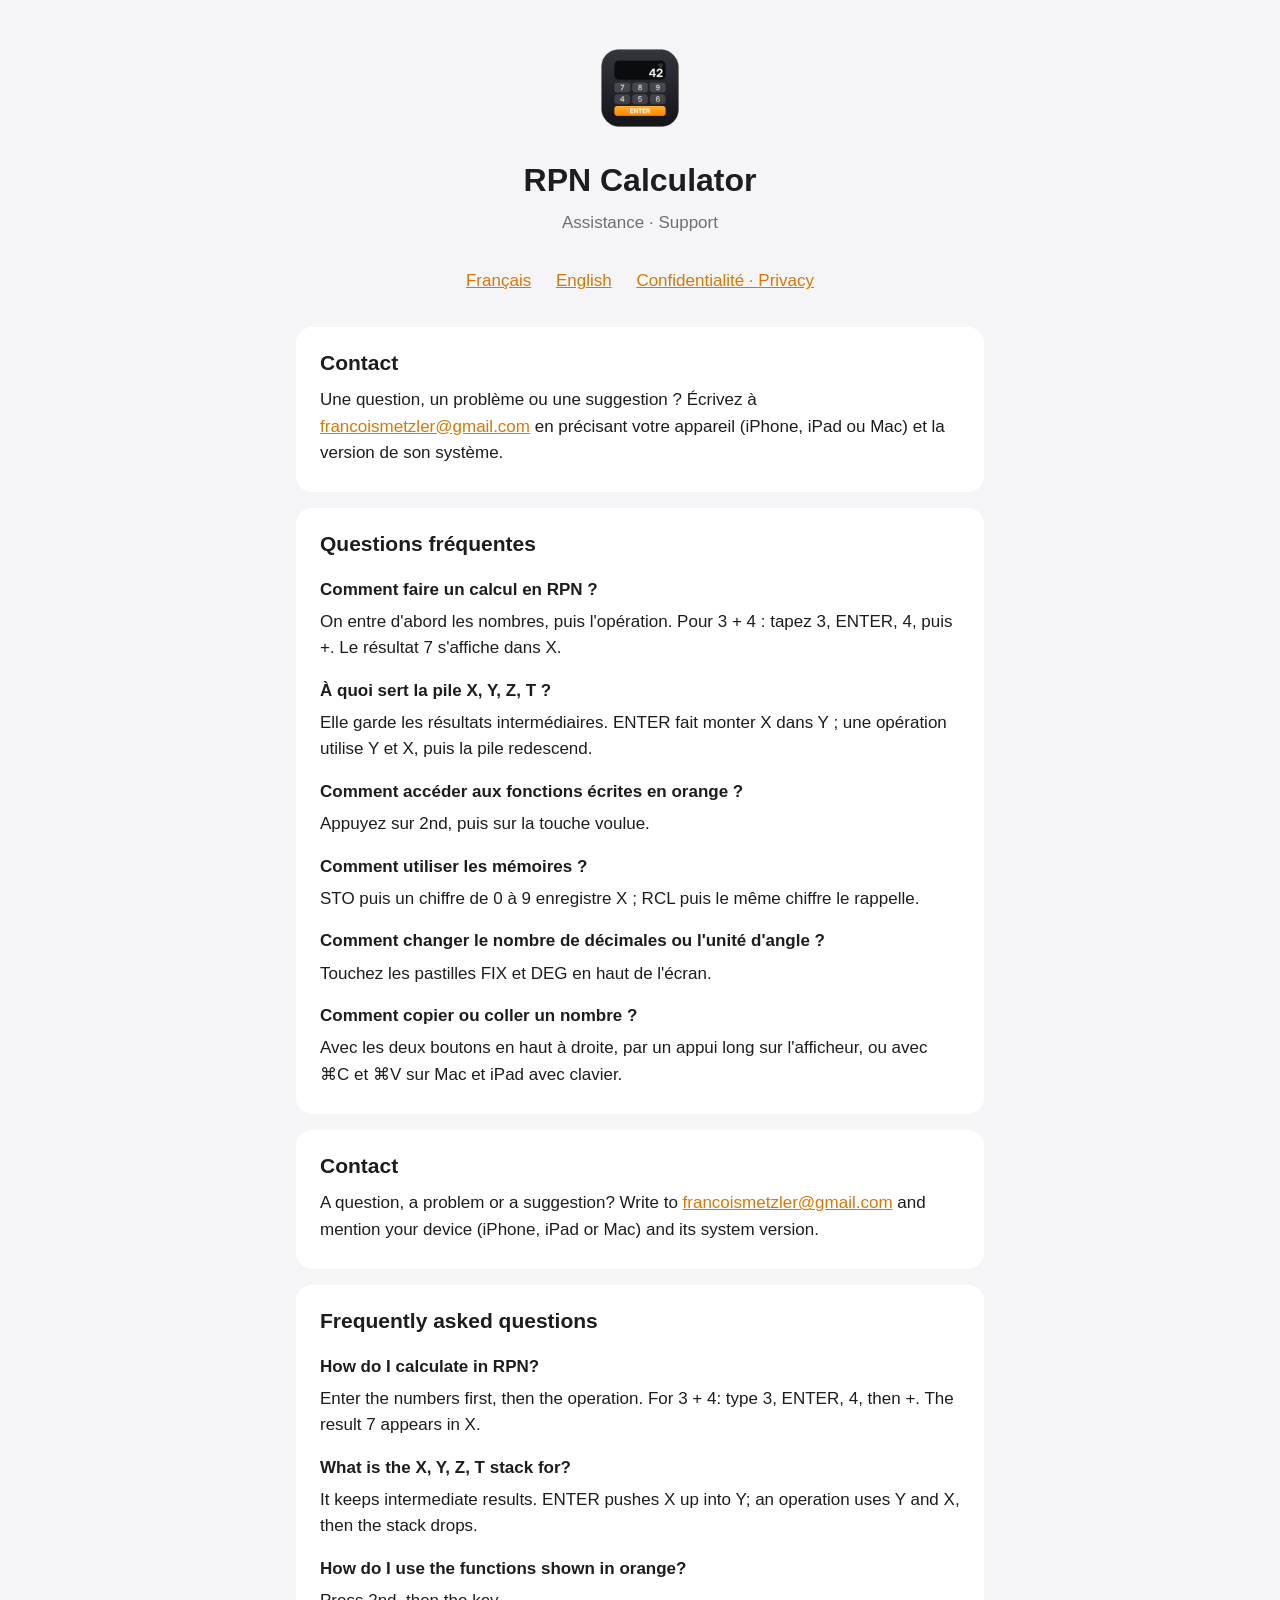
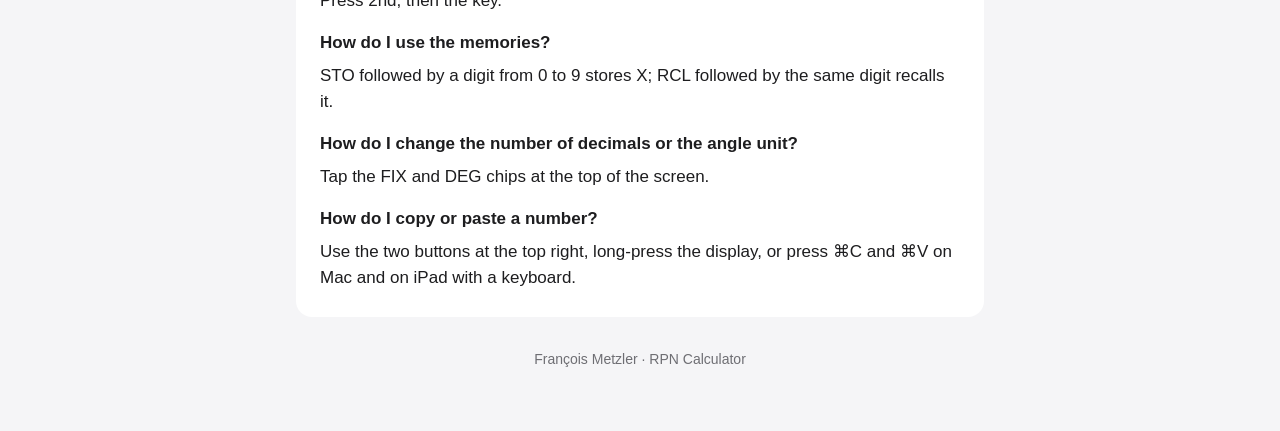
<file: Site assistance/index.html>
<!DOCTYPE html>
<html lang="fr">
<head>
<meta charset="utf-8">
<meta name="viewport" content="width=device-width, initial-scale=1.0">
<title>RPN Calculator – Assistance · Support</title>
<link rel="stylesheet" href="style.css">
</head>
<body>
<main>
<header>
  <img src="icon.png" alt="">
  <h1>RPN Calculator</h1>
  <p class="sub">Assistance · Support</p>
</header>
<nav><a href="#fr">Français</a> <a href="#en">English</a> <a href="privacy.html">Confidentialité · Privacy</a></nav>

<div id="fr">
<section>
  <h2>Contact</h2>
  <p>Une question, un problème ou une suggestion ? Écrivez à
  <a href="mailto:francoismetzler@gmail.com?subject=RPN%20Calculator">francoismetzler@gmail.com</a>
  en précisant votre appareil (iPhone, iPad ou Mac) et la version de son système.</p>
</section>
<section>
  <h2>Questions fréquentes</h2>
  <h3>Comment faire un calcul en RPN ?</h3>
  <p>On entre d'abord les nombres, puis l'opération. Pour 3 + 4 : tapez 3, ENTER, 4, puis +. Le résultat 7 s'affiche dans X.</p>
  <h3>À quoi sert la pile X, Y, Z, T ?</h3>
  <p>Elle garde les résultats intermédiaires. ENTER fait monter X dans Y ; une opération utilise Y et X, puis la pile redescend.</p>
  <h3>Comment accéder aux fonctions écrites en orange ?</h3>
  <p>Appuyez sur 2nd, puis sur la touche voulue.</p>
  <h3>Comment utiliser les mémoires ?</h3>
  <p>STO puis un chiffre de 0 à 9 enregistre X ; RCL puis le même chiffre le rappelle.</p>
  <h3>Comment changer le nombre de décimales ou l'unité d'angle ?</h3>
  <p>Touchez les pastilles FIX et DEG en haut de l'écran.</p>
  <h3>Comment copier ou coller un nombre ?</h3>
  <p>Avec les deux boutons en haut à droite, par un appui long sur l'afficheur, ou avec ⌘C et ⌘V sur Mac et iPad avec clavier.</p>
</section>
</div>

<div id="en">
<section>
  <h2>Contact</h2>
  <p>A question, a problem or a suggestion? Write to
  <a href="mailto:francoismetzler@gmail.com?subject=RPN%20Calculator">francoismetzler@gmail.com</a>
  and mention your device (iPhone, iPad or Mac) and its system version.</p>
</section>
<section>
  <h2>Frequently asked questions</h2>
  <h3>How do I calculate in RPN?</h3>
  <p>Enter the numbers first, then the operation. For 3 + 4: type 3, ENTER, 4, then +. The result 7 appears in X.</p>
  <h3>What is the X, Y, Z, T stack for?</h3>
  <p>It keeps intermediate results. ENTER pushes X up into Y; an operation uses Y and X, then the stack drops.</p>
  <h3>How do I use the functions shown in orange?</h3>
  <p>Press 2nd, then the key.</p>
  <h3>How do I use the memories?</h3>
  <p>STO followed by a digit from 0 to 9 stores X; RCL followed by the same digit recalls it.</p>
  <h3>How do I change the number of decimals or the angle unit?</h3>
  <p>Tap the FIX and DEG chips at the top of the screen.</p>
  <h3>How do I copy or paste a number?</h3>
  <p>Use the two buttons at the top right, long-press the display, or press ⌘C and ⌘V on Mac and on iPad with a keyboard.</p>
</section>
</div>

<footer>François Metzler · RPN Calculator</footer>
</main>
</body>
</html>
</file>
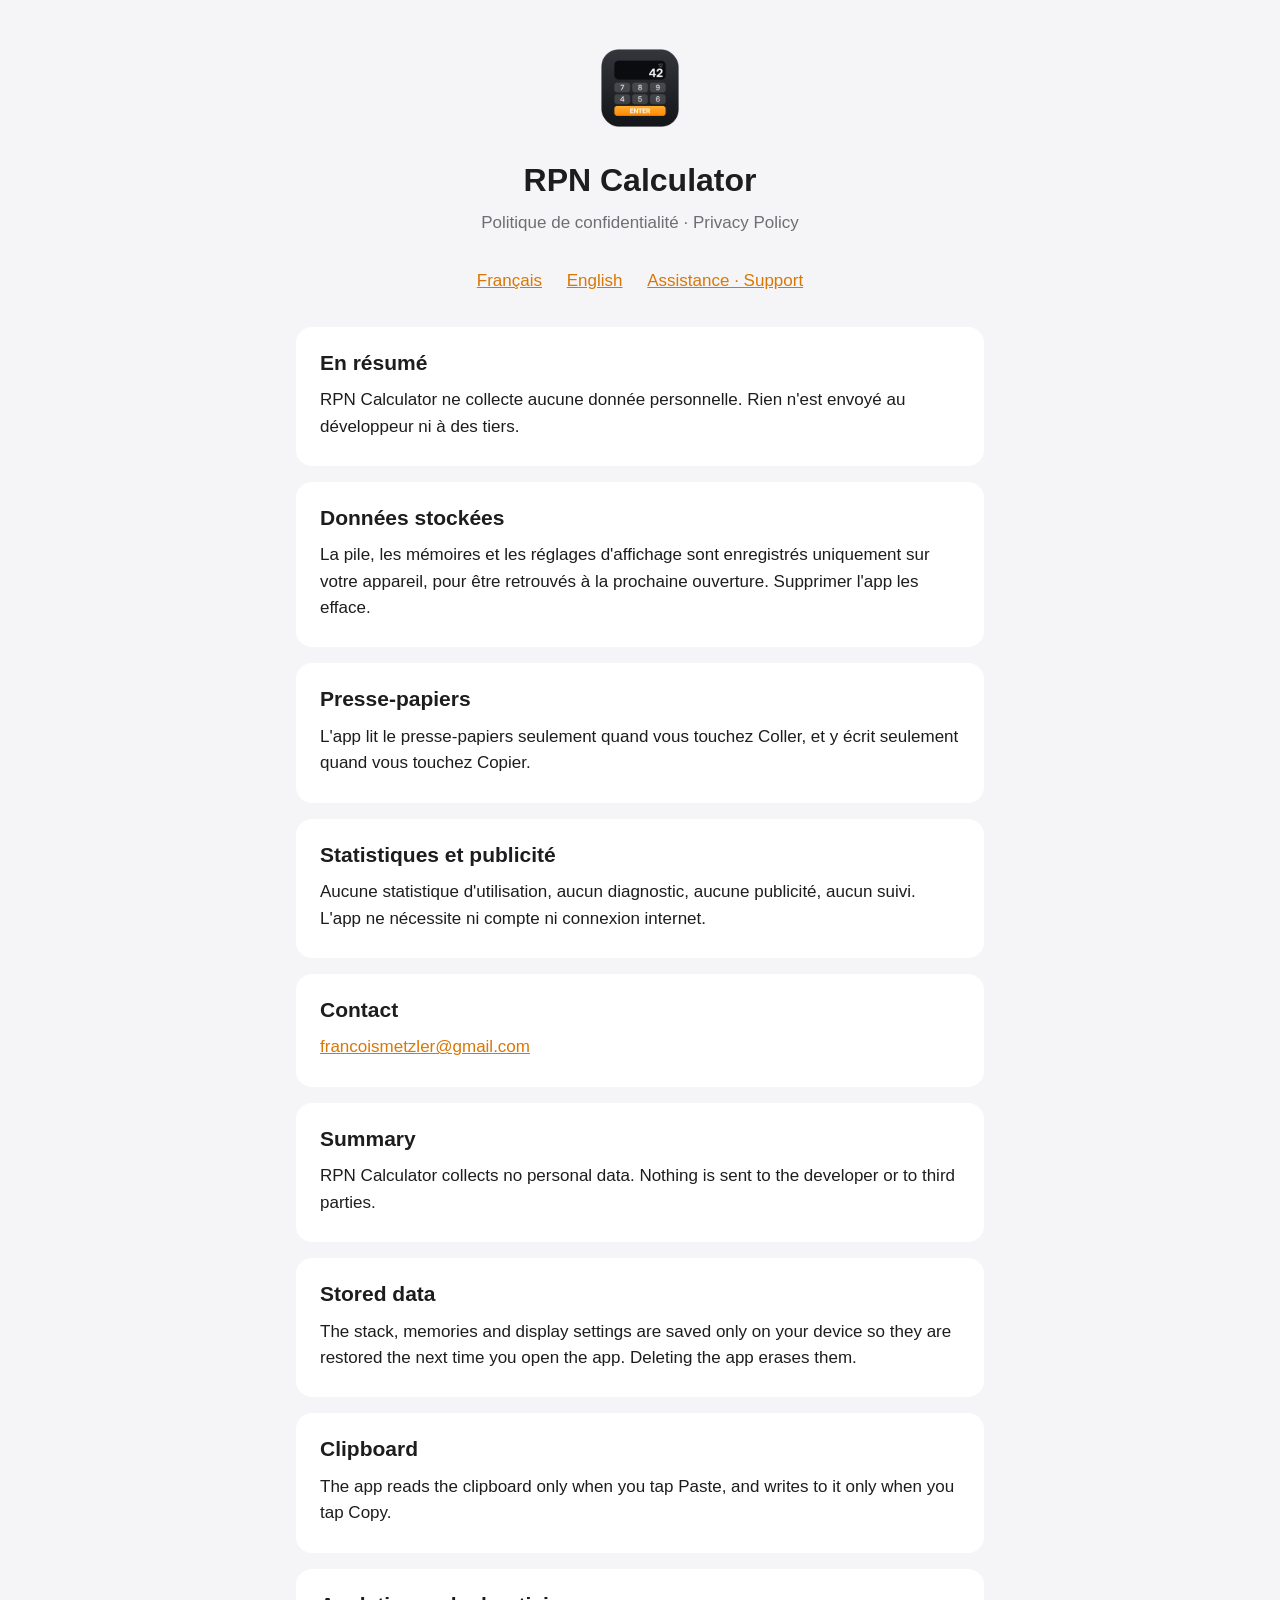
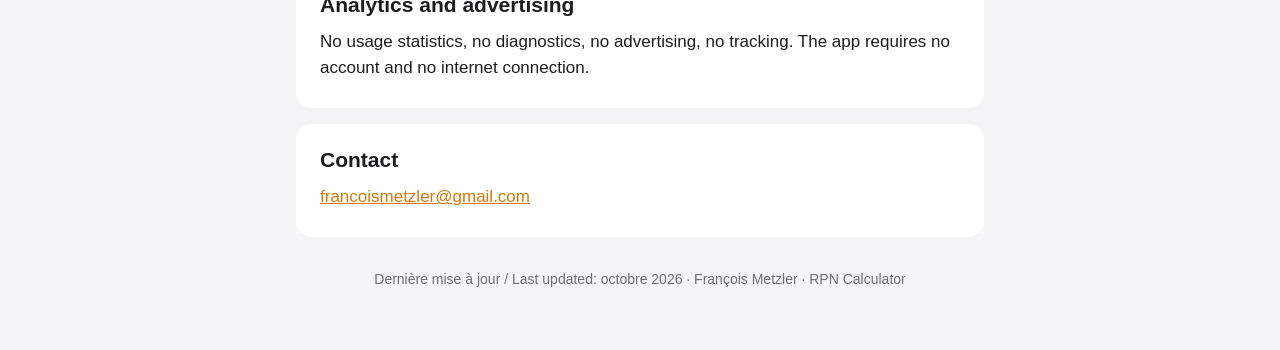
<file: Site assistance/privacy.html>
<!DOCTYPE html>
<html lang="fr">
<head>
<meta charset="utf-8">
<meta name="viewport" content="width=device-width, initial-scale=1.0">
<title>RPN Calculator – Confidentialité · Privacy</title>
<link rel="stylesheet" href="style.css">
</head>
<body>
<main>
<header>
  <img src="icon.png" alt="">
  <h1>RPN Calculator</h1>
  <p class="sub">Politique de confidentialité · Privacy Policy</p>
</header>
<nav><a href="#fr">Français</a> <a href="#en">English</a> <a href="index.html">Assistance · Support</a></nav>

<div id="fr">
<section>
  <h2>En résumé</h2>
  <p>RPN Calculator ne collecte aucune donnée personnelle. Rien n'est envoyé au développeur ni à des tiers.</p>
</section>
<section>
  <h2>Données stockées</h2>
  <p>La pile, les mémoires et les réglages d'affichage sont enregistrés uniquement sur votre appareil, pour être retrouvés à la prochaine ouverture. Supprimer l'app les efface.</p>
</section>
<section>
  <h2>Presse-papiers</h2>
  <p>L'app lit le presse-papiers seulement quand vous touchez Coller, et y écrit seulement quand vous touchez Copier.</p>
</section>
<section>
  <h2>Statistiques et publicité</h2>
  <p>Aucune statistique d'utilisation, aucun diagnostic, aucune publicité, aucun suivi. L'app ne nécessite ni compte ni connexion internet.</p>
</section>
<section>
  <h2>Contact</h2>
  <p><a href="mailto:francoismetzler@gmail.com?subject=RPN%20Calculator">francoismetzler@gmail.com</a></p>
</section>
</div>

<div id="en">
<section>
  <h2>Summary</h2>
  <p>RPN Calculator collects no personal data. Nothing is sent to the developer or to third parties.</p>
</section>
<section>
  <h2>Stored data</h2>
  <p>The stack, memories and display settings are saved only on your device so they are restored the next time you open the app. Deleting the app erases them.</p>
</section>
<section>
  <h2>Clipboard</h2>
  <p>The app reads the clipboard only when you tap Paste, and writes to it only when you tap Copy.</p>
</section>
<section>
  <h2>Analytics and advertising</h2>
  <p>No usage statistics, no diagnostics, no advertising, no tracking. The app requires no account and no internet connection.</p>
</section>
<section>
  <h2>Contact</h2>
  <p><a href="mailto:francoismetzler@gmail.com?subject=RPN%20Calculator">francoismetzler@gmail.com</a></p>
</section>
</div>

<footer>Dernière mise à jour / Last updated: octobre 2026 · François Metzler · RPN Calculator</footer>
</main>
</body>
</html>
</file>
<file: Site assistance/style.css>
:root { --bg:#f5f5f7; --card:#ffffff; --text:#1d1d1f; --muted:#6e6e73; --accent:#d97706; }
@media (prefers-color-scheme: dark) {
  :root { --bg:#141519; --card:#24262c; --text:#f5f5f7; --muted:#a1a1a6; --accent:#ff9500; }
}
* { box-sizing: border-box; }
body { margin:0; background:var(--bg); color:var(--text);
  font:17px/1.55 -apple-system, BlinkMacSystemFont, "Helvetica Neue", Arial, sans-serif; }
main { max-width:720px; margin:0 auto; padding:40px 16px 60px; }
header { text-align:center; margin-bottom:32px; }
header img { width:96px; height:96px; border-radius:22px; }
h1 { margin:12px 0 4px; font-size:32px; }
.sub { color:var(--muted); margin:0; }
nav { text-align:center; margin:16px 0 32px; }
nav a { margin:0 10px; }
a { color:var(--accent); }
section { background:var(--card); border-radius:16px; padding:20px 24px; margin-bottom:16px; }
h2 { font-size:21px; margin:0 0 8px; }
h3 { font-size:17px; margin:16px 0 4px; }
p, li { margin:6px 0; }
footer { text-align:center; color:var(--muted); font-size:14px; margin-top:32px; }
</file>
